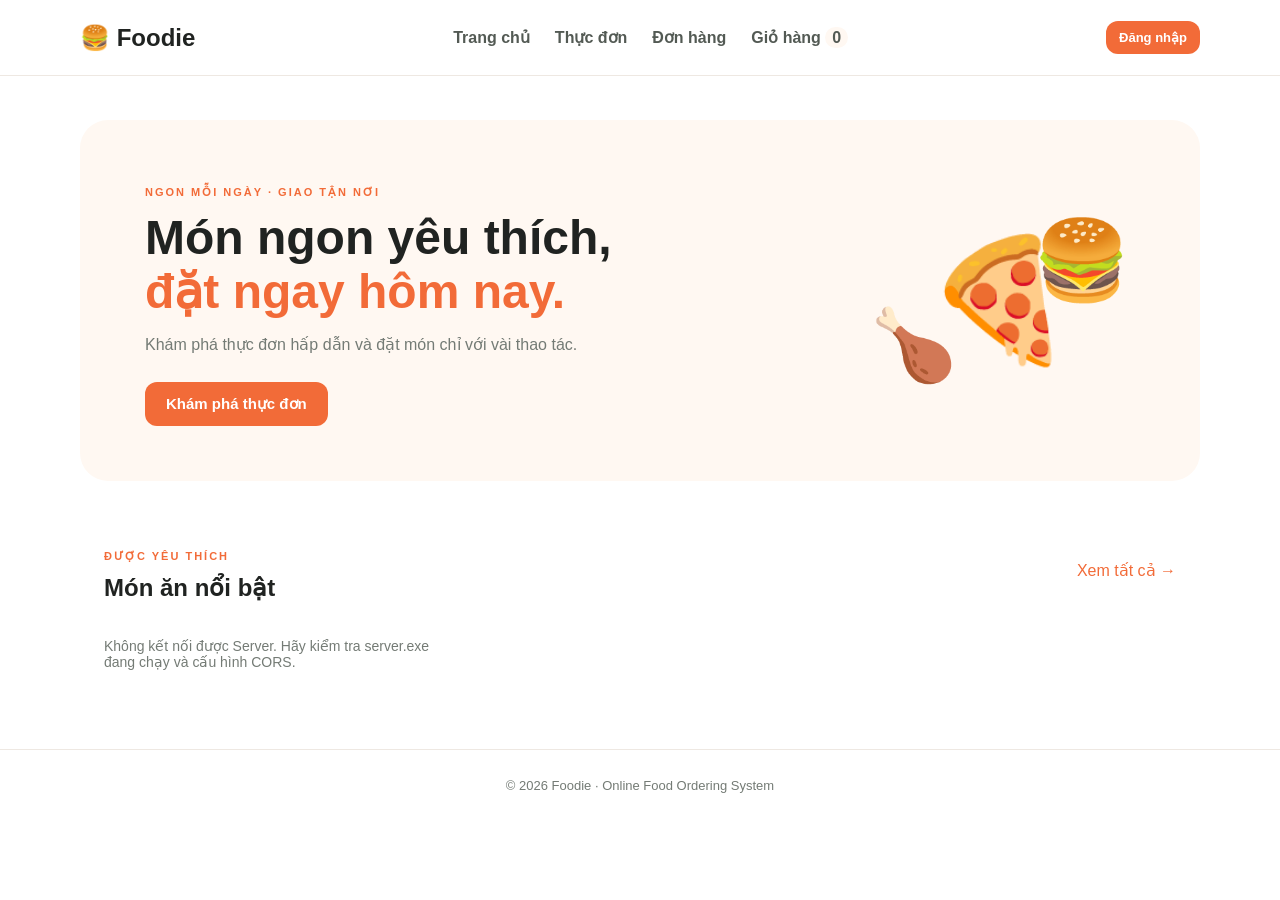
<file: Client/index.html>
<!DOCTYPE html>
<html lang="vi"><head><meta charset="UTF-8"><meta name="viewport" content="width=device-width,initial-scale=1"><title>Foodie - Đặt món trực tuyến</title><link rel="stylesheet" href="css/style.css"></head>
<body><header class="topbar"><a class="brand" href="index.html">🍔 Foodie</a><nav><a href="index.html">Trang chủ</a><a href="foods.html">Thực đơn</a><a href="orders.html">Đơn hàng</a><a href="cart.html">Giỏ hàng <span id="cart-count">0</span></a></nav><div id="account-nav"></div></header>
<main><section class="hero"><div><p class="eyebrow">NGON MỖI NGÀY · GIAO TẬN NƠI</p><h1>Món ngon yêu thích,<br><span>đặt ngay hôm nay.</span></h1><p>Khám phá thực đơn hấp dẫn và đặt món chỉ với vài thao tác.</p><a class="btn" href="foods.html">Khám phá thực đơn</a></div><div class="hero-art">🍕<span>🍔</span><b>🍗</b></div></section><section class="section"><div class="section-head"><div><p class="eyebrow">ĐƯỢC YÊU THÍCH</p><h2>Món ăn nổi bật</h2></div><a href="foods.html">Xem tất cả →</a></div><div id="featured-foods" class="food-grid"><p>Đang tải món ăn...</p></div></section></main><footer>© 2026 Foodie · Online Food Ordering System</footer><script src="js/api.js"></script><script src="js/common.js"></script><script src="js/home.js"></script></body></html>
</file>
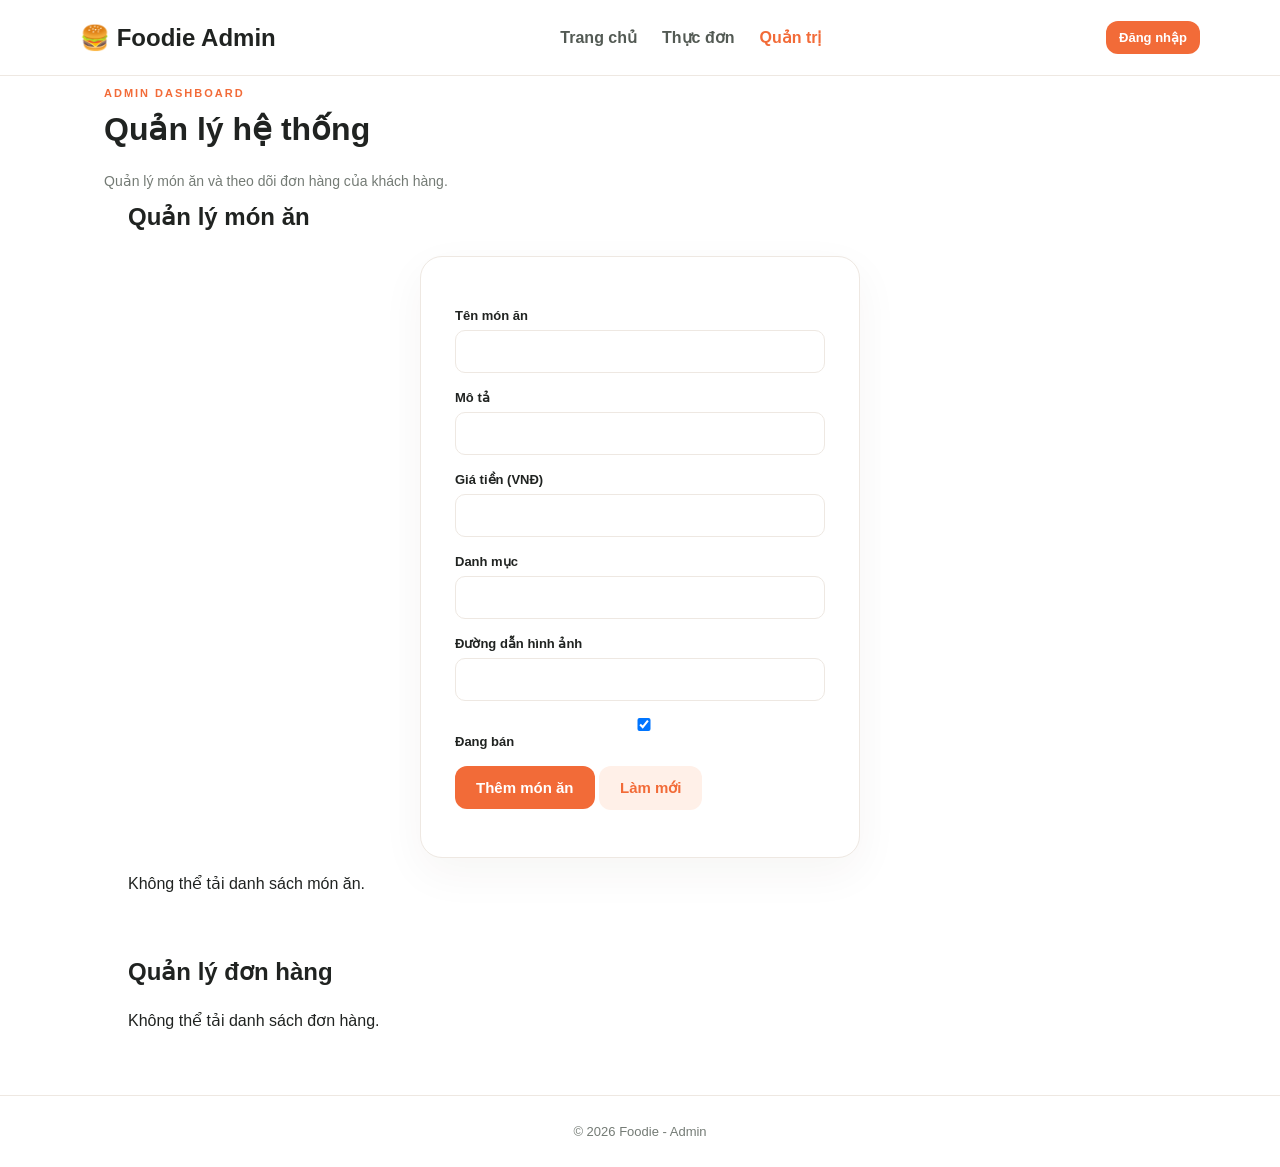
<file: Client/admin.html>
<!DOCTYPE html>
<html lang="vi">
<head>
    <meta charset="UTF-8">
    <meta name="viewport" content="width=device-width, initial-scale=1">
    <title>Quản trị - Foodie</title>
    <link rel="stylesheet" href="css/style.css">
</head>
<body>

<header class="topbar">
    <a class="brand" href="index.html">🍔 Foodie Admin</a>

    <nav>
        <a href="index.html">Trang chủ</a>
        <a href="foods.html">Thực đơn</a>
        <a class="active" href="admin.html">Quản trị</a>
    </nav>

    <div id="account-nav"></div>
</header>

<main class="section">
    <p class="eyebrow">ADMIN DASHBOARD</p>
    <h1>Quản lý hệ thống</h1>
    <p class="muted">Quản lý món ăn và theo dõi đơn hàng của khách hàng.</p>

    <section class="section">
        <h2>Quản lý món ăn</h2>

        <form id="food-form" class="auth-card">
            <input type="hidden" id="food-id">

            <label>Tên món ăn
                <input id="food-name" required>
            </label>

            <label>Mô tả
                <input id="food-description">
            </label>

            <label>Giá tiền (VNĐ)
                <input id="food-price" type="number" min="0" required>
            </label>

            <label>Danh mục
                <input id="food-category">
            </label>

            <label>Đường dẫn hình ảnh
                <input id="food-image">
            </label>

            <label>
                <input id="food-available" type="checkbox" checked>
                Đang bán
            </label>

            <button class="btn" type="submit" id="food-submit">
                Thêm món ăn
            </button>

            <button class="btn secondary" type="button" id="food-cancel">
                Làm mới
            </button>

            <p id="food-message" class="message"></p>
        </form>

        <div id="admin-food-list">
            <p class="empty">Đang tải món ăn...</p>
        </div>
    </section>

    <section class="section">
        <h2>Quản lý đơn hàng</h2>

        <div id="admin-order-list">
            <p class="empty">Đang tải đơn hàng...</p>
        </div>
    </section>
</main>

<footer>© 2026 Foodie - Admin</footer>

<script src="js/api.js"></script>
<script src="js/common.js"></script>
<script src="js/admin.js"></script>

</body>
</html>
</file>
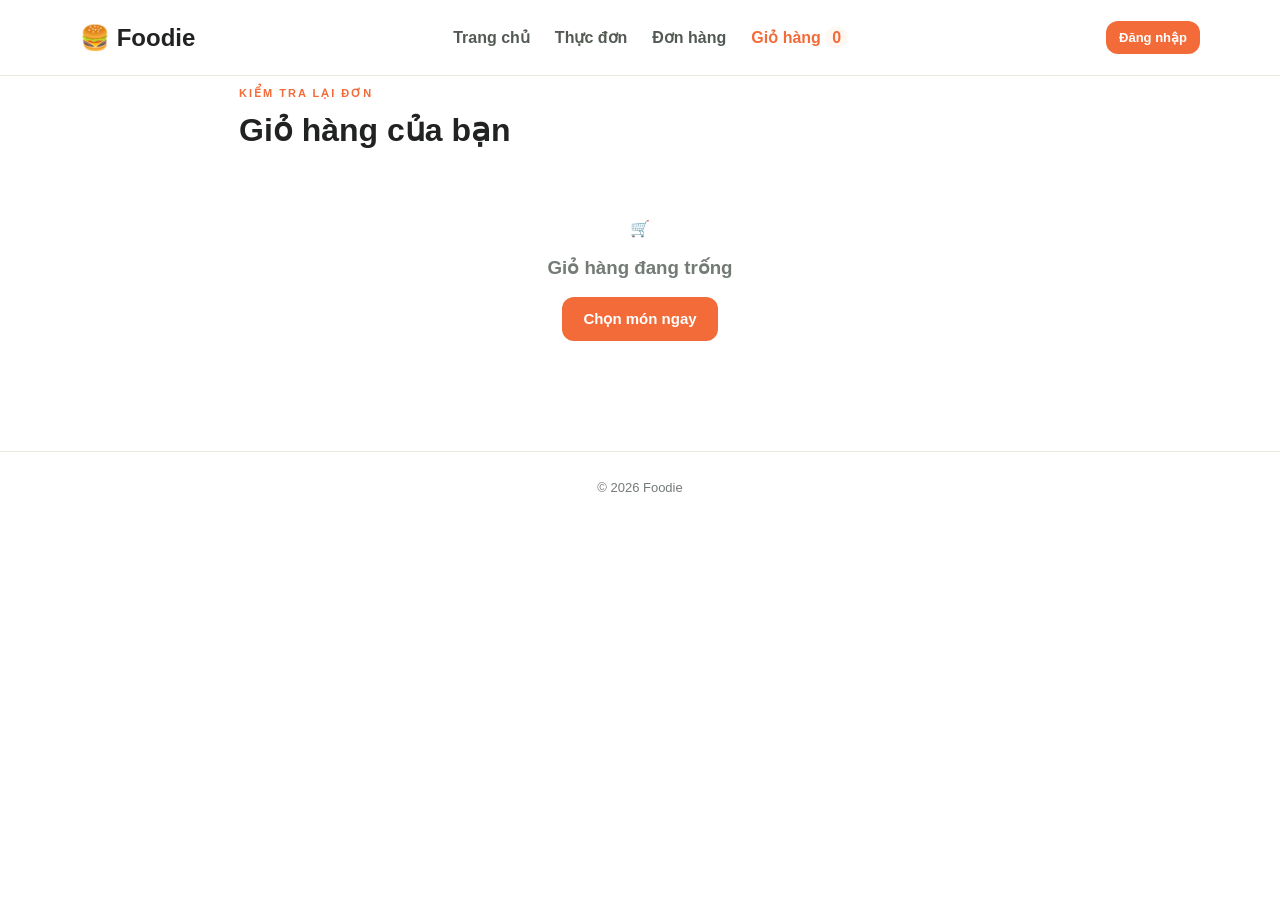
<file: Client/cart.html>
<!DOCTYPE html><html lang="vi"><head><meta charset="UTF-8"><meta name="viewport" content="width=device-width,initial-scale=1"><title>Giỏ hàng - Foodie</title><link rel="stylesheet" href="css/style.css"></head><body><header class="topbar"><a class="brand" href="index.html">🍔 Foodie</a><nav><a href="index.html">Trang chủ</a><a href="foods.html">Thực đơn</a><a href="orders.html">Đơn hàng</a><a class="active" href="cart.html">Giỏ hàng <span id="cart-count">0</span></a></nav><div id="account-nav"></div></header><main class="section narrow"><p class="eyebrow">KIỂM TRA LẠI ĐƠN</p><h1>Giỏ hàng của bạn</h1><div id="cart-content"></div></main><footer>© 2026 Foodie</footer><script src="js/api.js"></script><script src="js/common.js"></script><script src="js/cart.js"></script></body></html>
</file>
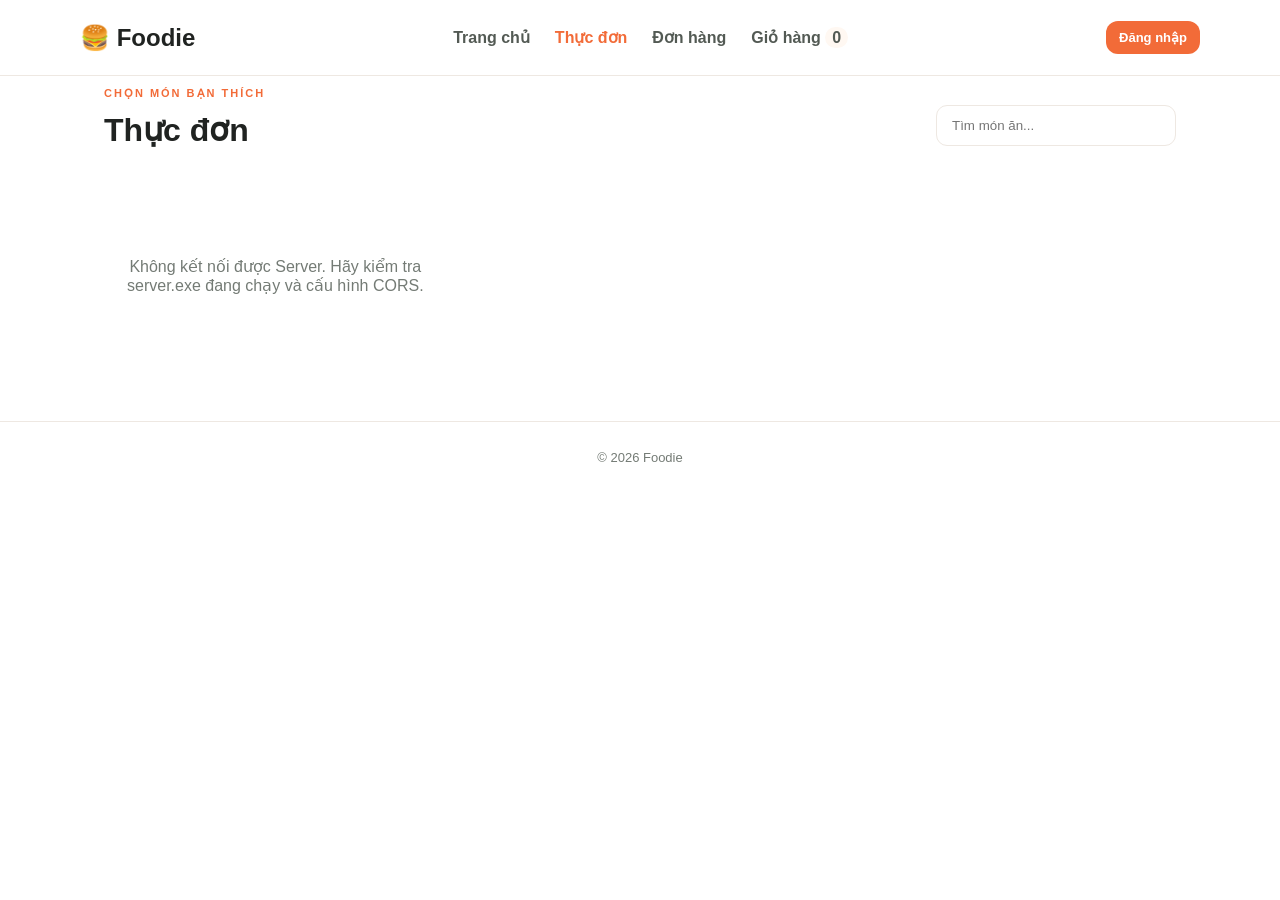
<file: Client/foods.html>
<!DOCTYPE html><html lang="vi"><head><meta charset="UTF-8"><meta name="viewport" content="width=device-width,initial-scale=1"><title>Thực đơn - Foodie</title><link rel="stylesheet" href="css/style.css"></head><body><header class="topbar"><a class="brand" href="index.html">🍔 Foodie</a><nav><a href="index.html">Trang chủ</a><a class="active" href="foods.html">Thực đơn</a><a href="orders.html">Đơn hàng</a><a href="cart.html">Giỏ hàng <span id="cart-count">0</span></a></nav><div id="account-nav"></div></header><main class="section"><div class="section-head"><div><p class="eyebrow">CHỌN MÓN BẠN THÍCH</p><h1>Thực đơn</h1></div><input id="food-search" class="search" placeholder="Tìm món ăn..."></div><div id="food-list" class="food-grid"><p>Đang tải...</p></div></main><footer>© 2026 Foodie</footer><script src="js/api.js"></script><script src="js/common.js"></script><script src="js/foods.js"></script></body></html>
</file>
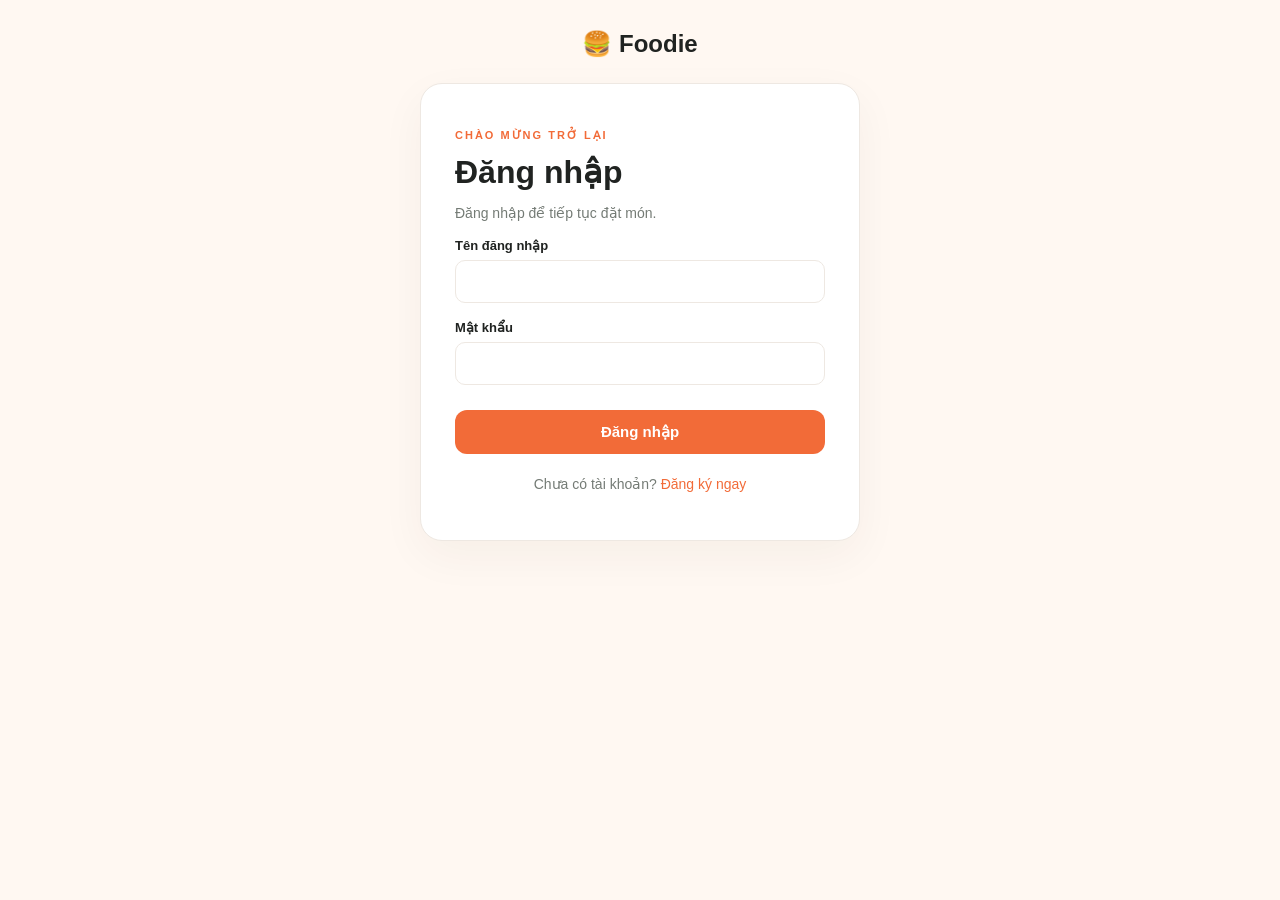
<file: Client/login.html>
<!DOCTYPE html><html lang="vi"><head><meta charset="UTF-8"><meta name="viewport" content="width=device-width,initial-scale=1"><title>Đăng nhập - Foodie</title><link rel="stylesheet" href="css/style.css"></head><body class="auth-page"><a class="brand auth-brand" href="index.html">🍔 Foodie</a><main class="auth-card"><p class="eyebrow">CHÀO MỪNG TRỞ LẠI</p><h1>Đăng nhập</h1><p class="muted">Đăng nhập để tiếp tục đặt món.</p><form id="login-form"><label>Tên đăng nhập<input name="username" required autocomplete="username"></label><label>Mật khẩu<input name="password" type="password" required autocomplete="current-password"></label><button class="btn full" type="submit">Đăng nhập</button><p id="form-message" class="message"></p></form><p class="muted center">Chưa có tài khoản? <a href="register.html">Đăng ký ngay</a></p></main><script src="js/api.js"></script><script src="js/auth.js"></script></body></html>
</file>
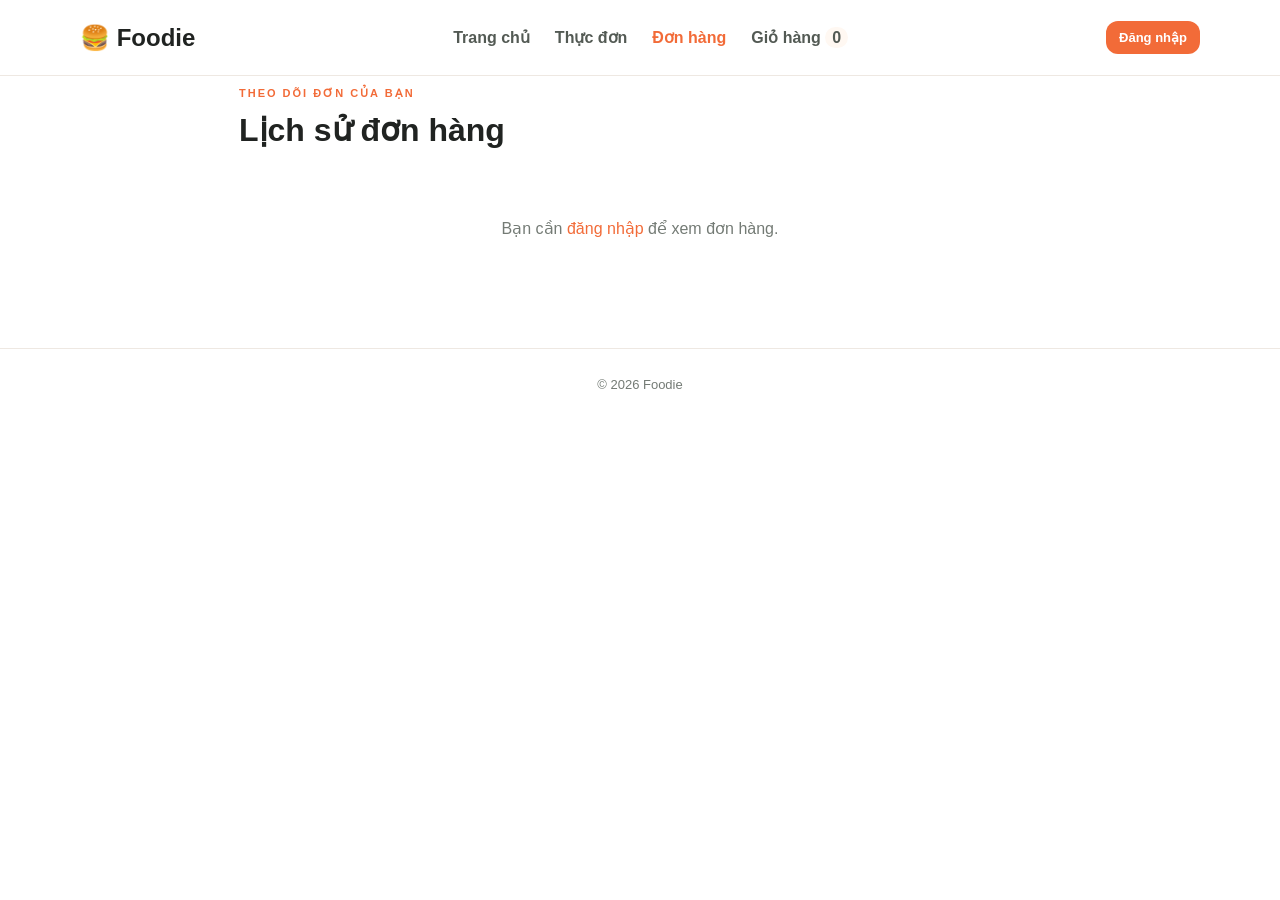
<file: Client/orders.html>
<!DOCTYPE html><html lang="vi"><head><meta charset="UTF-8"><meta name="viewport" content="width=device-width,initial-scale=1"><title>Đơn hàng - Foodie</title><link rel="stylesheet" href="css/style.css"></head><body><header class="topbar"><a class="brand" href="index.html">🍔 Foodie</a><nav><a href="index.html">Trang chủ</a><a href="foods.html">Thực đơn</a><a class="active" href="orders.html">Đơn hàng</a><a href="cart.html">Giỏ hàng <span id="cart-count">0</span></a></nav><div id="account-nav"></div></header><main class="section narrow"><p class="eyebrow">THEO DÕI ĐƠN CỦA BẠN</p><h1>Lịch sử đơn hàng</h1><div id="orders-list"><p>Đang tải...</p></div></main><footer>© 2026 Foodie</footer><script src="js/api.js"></script><script src="js/common.js"></script><script src="js/orders.js"></script></body></html>
</file>
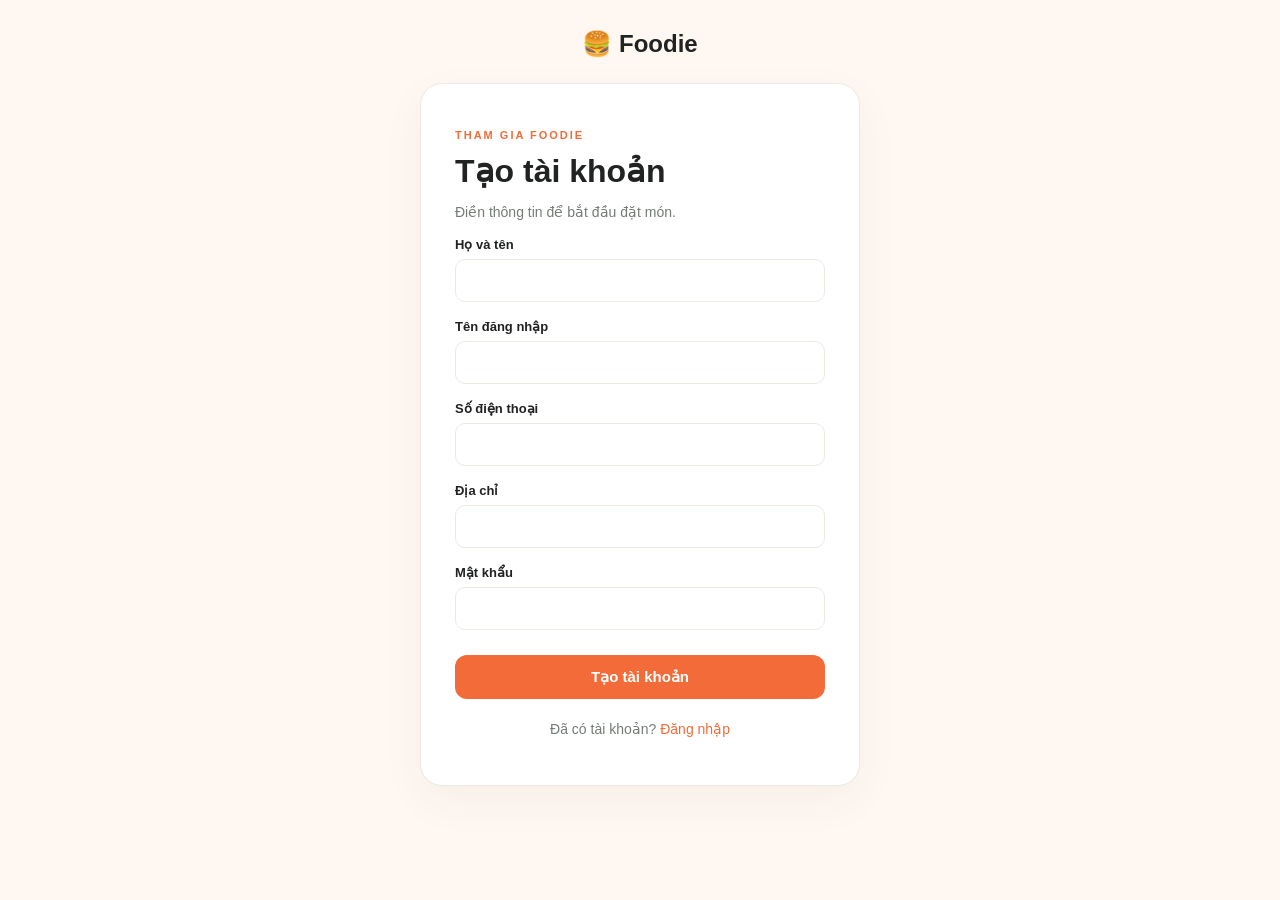
<file: Client/register.html>
<!DOCTYPE html><html lang="vi"><head><meta charset="UTF-8"><meta name="viewport" content="width=device-width,initial-scale=1"><title>Đăng ký - Foodie</title><link rel="stylesheet" href="css/style.css"></head><body class="auth-page"><a class="brand auth-brand" href="index.html">🍔 Foodie</a><main class="auth-card"><p class="eyebrow">THAM GIA FOODIE</p><h1>Tạo tài khoản</h1><p class="muted">Điền thông tin để bắt đầu đặt món.</p><form id="register-form"><label>Họ và tên<input name="full_name" required></label><label>Tên đăng nhập<input name="username" required></label><label>Số điện thoại<input name="phone" inputmode="tel"></label><label>Địa chỉ<input name="address"></label><label>Mật khẩu<input name="password" type="password" minlength="6" required></label><button class="btn full" type="submit">Tạo tài khoản</button><p id="form-message" class="message"></p></form><p class="muted center">Đã có tài khoản? <a href="login.html">Đăng nhập</a></p></main><script src="js/api.js"></script><script src="js/auth.js"></script></body></html>
</file>
<file: Client/css/style.css>
:root{--ink:#202321;--muted:#747b75;--orange:#f26b38;--cream:#fff8f2;--line:#eee8e2;--green:#2f7d55}*{box-sizing:border-box}body{margin:0;font-family:Inter,Segoe UI,Arial,sans-serif;color:var(--ink);background:#fff}a{color:var(--orange);text-decoration:none}.topbar{height:76px;padding:0 max(calc((100% - 1120px)/2),24px);display:flex;align-items:center;justify-content:space-between;border-bottom:1px solid var(--line);gap:24px;position:sticky;top:0;background:#fff;z-index:5}.brand{font-size:24px;font-weight:850;color:var(--ink);white-space:nowrap}.topbar nav{display:flex;gap:25px}.topbar nav a{color:#535a54;font-weight:600}.topbar nav a.active,.topbar nav a:hover{color:var(--orange)}#cart-count{background:var(--cream);border-radius:20px;padding:2px 7px}.account{font-size:14px;white-space:nowrap}.btn{display:inline-block;border:0;border-radius:12px;background:var(--orange);color:white;padding:13px 21px;font-weight:750;cursor:pointer;font-size:15px}.btn:hover{filter:brightness(.95)}.btn.small{padding:9px 13px;font-size:13px}.btn.secondary{background:#fff0e8;color:var(--orange)}.btn.full{width:100%;margin-top:8px}.hero{max-width:1120px;margin:44px auto 58px;padding:55px 65px;background:var(--cream);border-radius:28px;display:flex;align-items:center;justify-content:space-between;overflow:hidden}.hero h1{font-size:48px;line-height:1.12;margin:12px 0}.hero h1 span{color:var(--orange)}.hero p:not(.eyebrow){color:var(--muted);margin-bottom:28px}.hero-art{font-size:120px;position:relative;padding:15px 60px}.hero-art span{font-size:78px;position:absolute;right:5px;top:0}.hero-art b{font-size:70px;position:absolute;bottom:0;left:5px}.eyebrow{font-size:11px;letter-spacing:2px;font-weight:800;color:var(--orange)}.section{max-width:1120px;margin:0 auto 65px;padding:0 24px}.section h1,.section h2{margin:7px 0 25px}.section-head{display:flex;align-items:center;justify-content:space-between;margin-bottom:22px}.section-head h2{margin-bottom:0}.food-grid{display:grid;grid-template-columns:repeat(3,1fr);gap:22px}.food-card{border:1px solid var(--line);border-radius:18px;overflow:hidden;background:#fff;box-shadow:0 7px 22px #35291b08}.food-visual{height:165px;background:linear-gradient(135deg,#fff0e5,#ffe0c9);display:grid;place-items:center;font-size:76px}.food-info{padding:17px}.food-info h3{margin:0 0 7px}.food-info p{color:var(--muted);font-size:13px;min-height:34px}.food-bottom{display:flex;justify-content:space-between;align-items:center;margin-top:14px}.price{font-weight:800;color:var(--orange)}footer{text-align:center;padding:28px;color:var(--muted);border-top:1px solid var(--line);font-size:13px}.narrow{max-width:850px}.search{padding:12px 15px;border:1px solid var(--line);border-radius:11px;width:240px}.auth-page{min-height:100vh;background:var(--cream);padding:30px 18px}.auth-brand{display:block;text-align:center;margin-bottom:25px}.auth-card{background:white;border:1px solid var(--line);border-radius:22px;padding:34px;max-width:440px;margin:0 auto;box-shadow:0 15px 45px #3925120c}.auth-card h1{margin:8px 0}.muted{color:var(--muted);font-size:14px}.auth-card label{display:block;font-size:13px;font-weight:700;margin:17px 0}.auth-card input{display:block;width:100%;margin-top:7px;padding:13px;border:1px solid var(--line);border-radius:10px;font:inherit}.center{text-align:center;margin-top:22px}.message{font-size:13px;color:var(--green)}.cart-row,.order-card{border:1px solid var(--line);border-radius:15px;padding:17px;margin:12px 0;display:flex;justify-content:space-between;gap:18px;align-items:center}.qty-controls{display:flex;align-items:center;gap:10px}.qty-controls button{border:0;background:var(--cream);padding:7px 11px;border-radius:8px;cursor:pointer}.summary{background:var(--cream);padding:22px;border-radius:16px;margin-top:20px}.summary-line{display:flex;justify-content:space-between;margin:10px 0}.status{display:inline-block;background:#eaf6ee;color:var(--green);padding:5px 10px;border-radius:20px;font-size:12px;font-weight:700}.empty{text-align:center;padding:45px 15px;color:var(--muted)}@media(max-width:760px){.topbar{height:auto;padding:16px 18px;flex-wrap:wrap}.topbar nav{order:3;width:100%;justify-content:space-between;gap:8px;font-size:13px}.hero{margin:20px 15px 40px;padding:30px;display:block}.hero h1{font-size:36px}.hero-art{font-size:80px;text-align:center;padding:10px}.hero-art span{font-size:55px}.food-grid{grid-template-columns:1fr}.section-head{align-items:flex-start;gap:12px;flex-direction:column}.search{width:100%}.cart-row,.order-card{align-items:flex-start;flex-direction:column}}
.food-visual {
    height: 200px;
    overflow: hidden;
    background: #f3f3f3;
}
.food-visual {
    height: 220px;
    background: #fff;
    overflow: hidden;
    display: flex;
    align-items: center;
    justify-content: center;
}
.food-visual img {
    width: 100%;
    height: 100%;
    object-fit: contain;
    display: block;
}
.food-placeholder {
    width: 100%;
    height: 100%;
    align-items: center;
    justify-content: center;
    font-size: 60px;
}
</file>
